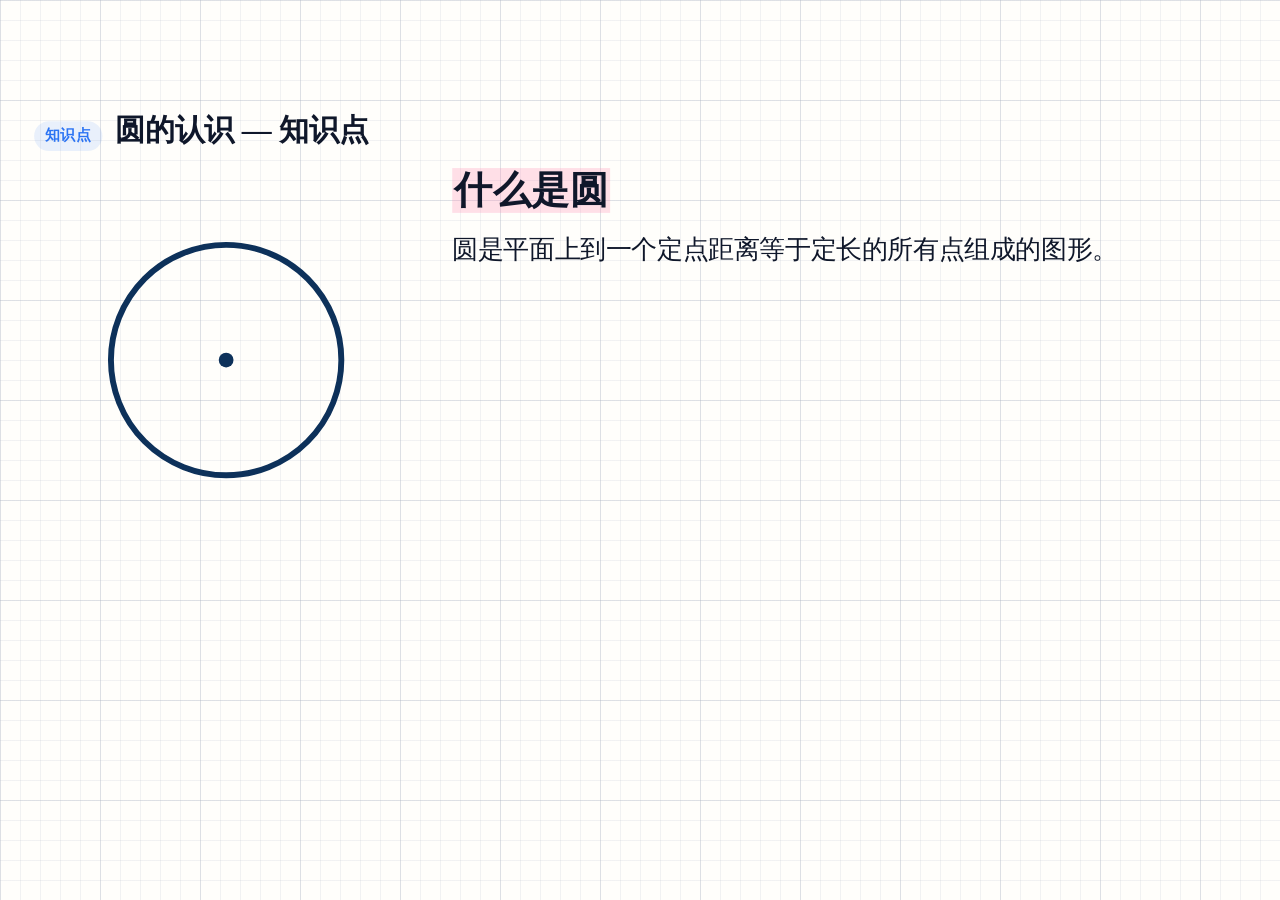
<file: knowledge/lessons/demo-knowledge/index.html>
<!DOCTYPE html>
<html lang="zh-CN">
<head>
  <meta charset="UTF-8">
  <meta name="viewport" content="width=device-width, initial-scale=1.0">
  <title>知识点讲解 — 演示</title>
  <style>
    :root {
      --lf-paper: #fffefb;
      --lf-grid-unit: 20px;
      --lf-grid-line: rgba(178, 186, 200, 0.18);
      --lf-grid-line-bold: rgba(158, 168, 184, 0.25);
      --lf-ink: #0f172a;
      --lf-font: "Inter", "Microsoft YaHei", "PingFang SC", sans-serif;
      --lf-body-size: 24px;
      --lf-line-height: 1.58;
      --lf-title-size: 36px;
      --lf-gap: 32px;
      --lf-edge-pad: 32px;
      --lf-figure-width: 360px;
      --lf-figure-max-width: 360px;
      --lf-figure-svg-width: 300px;
      --lf-blue: #2c74f3;
      --lf-highlight: rgba(255, 214, 76, 0.34);
      --lf-highlight-pink: rgba(255, 142, 178, 0.28);
      --lf-highlight-mint: rgba(96, 210, 165, 0.28);
      --lf-muted: #64748b;
      --lf-block-gap: 16px;
    }

    body {
      margin: 0;
      background-color: var(--lf-paper);
      background-image:
        linear-gradient(var(--lf-grid-line) 1px, transparent 1px),
        linear-gradient(90deg, var(--lf-grid-line) 1px, transparent 1px),
        linear-gradient(var(--lf-grid-line-bold) 1px, transparent 1px),
        linear-gradient(90deg, var(--lf-grid-line-bold) 1px, transparent 1px);
      background-size:
        var(--lf-grid-unit) var(--lf-grid-unit),
        var(--lf-grid-unit) var(--lf-grid-unit),
        calc(var(--lf-grid-unit) * 5) calc(var(--lf-grid-unit) * 5),
        calc(var(--lf-grid-unit) * 5) calc(var(--lf-grid-unit) * 5);
    }
  </style>

  <!-- component/ (shared) -->
  <link rel="stylesheet" href="../../../component/button/button.css">
  <link rel="stylesheet" href="../../../component/choice/choice.css">
  <script src="../../../component/shared/dom.js"></script>
  <script src="../../../component/shared/option.js"></script>
  <script src="../../../component/button/Button.js"></script>
  <script src="../../../component/choice/ChoiceQuestion.js"></script>

  <!-- lib/ (local copies from left-right_layout) -->
  <script src="../../lib/core/LayoutStage.js"></script>
  <script src="../../lib/replay/replayAccumulate.js"></script>
  <script src="../../lib/figure/FigureHost.js"></script>
  <script src="../../lib/widgets/registry.js"></script>
  <script src="../../lib/widgets/heading.js"></script>
  <script src="../../lib/widgets/text.js"></script>
  <script src="../../lib/widgets/oral.js"></script>
  <script src="../../lib/widgets/fill.js"></script>
  <script src="../../lib/widgets/choice.js"></script>
  <script src="../../lib/widgets/chain.js"></script>
  <script src="../../lib/widgets/phase.js"></script>
  <script src="../../lib/widgets/readList.js"></script>
  <script src="../../lib/widgets/solveStep.js"></script>

  <!-- knowledge/ -->
  <link rel="stylesheet" href="../../theme/knowledge.css">
  <script src="../../core/DebugPanel.js"></script>
  <script src="../../core/PageScroll.js"></script>
  <script src="../../core/PageReplay.js"></script>
  <script src="../../core/PageContainer.js"></script>
  <script src="../../core/KnowledgeRunner.js"></script>
  <script src="../../core/Knowledge.js"></script>
</head>
<body>
  <script src="figure.js"></script>
  <script src="config.js"></script>
  <script src="play.js"></script>
</body>
</html>
</file>
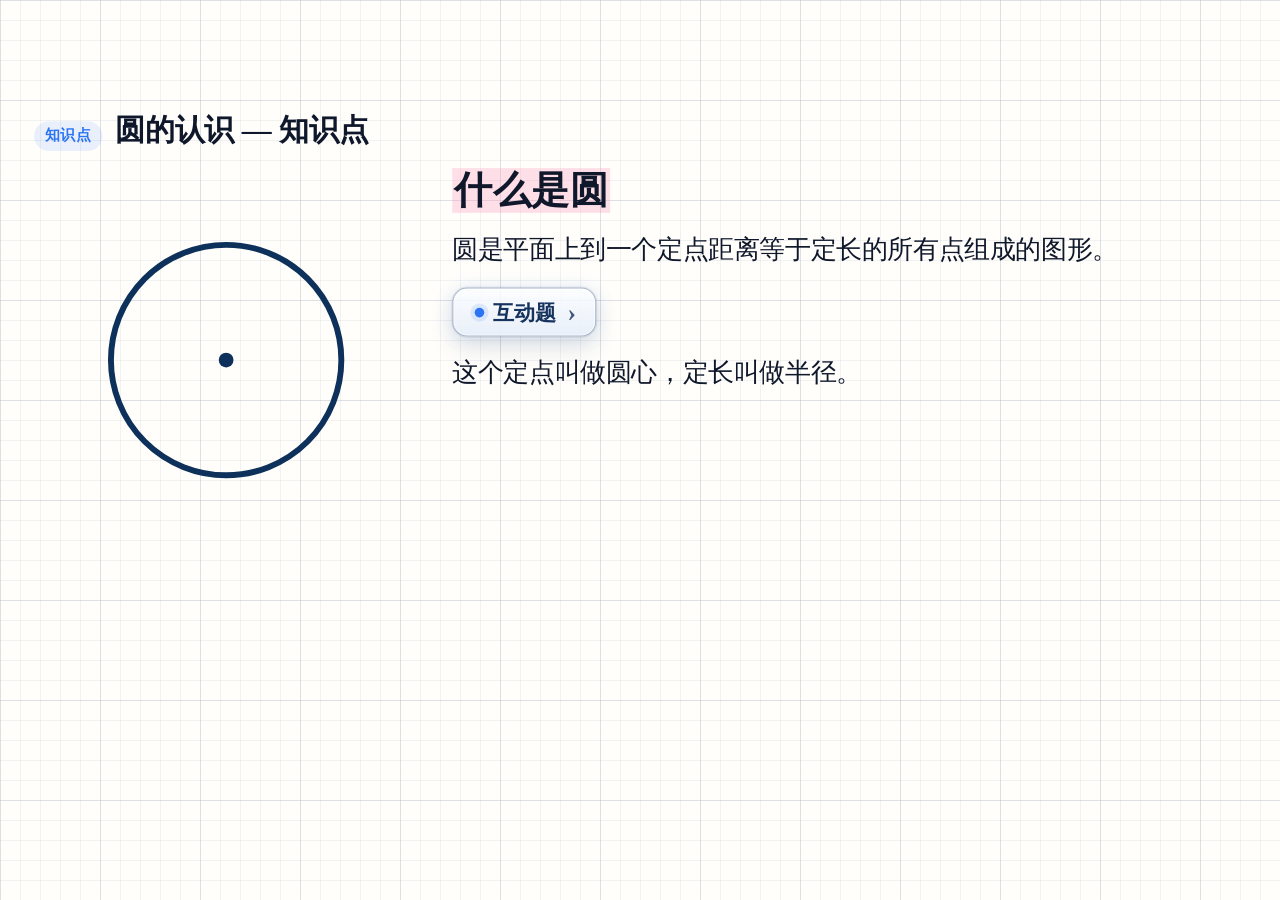
<file: knowledge/knowledge_layout/lessons/demo-knowledge/index.html>
<!DOCTYPE html>
<html lang="zh-CN">
<head>
  <meta charset="UTF-8">
  <meta name="viewport" content="width=device-width, initial-scale=1.0">
  <title>知识点讲解 — 演示</title>
  <style>
    :root {
      --lf-paper: #fffefb;
      --lf-grid-unit: 20px;
      --lf-grid-line: rgba(178, 186, 200, 0.18);
      --lf-grid-line-bold: rgba(158, 168, 184, 0.25);
      --lf-ink: #0f172a;
      --lf-font: "Inter", "Microsoft YaHei", "PingFang SC", sans-serif;
      --lf-body-size: 24px;
      --lf-line-height: 1.58;
      --lf-title-size: 36px;
      --lf-gap: 32px;
      --lf-edge-pad: 32px;
      --lf-figure-width: 360px;
      --lf-figure-max-width: 360px;
      --lf-figure-svg-width: 300px;
      --lf-blue: #2c74f3;
      --lf-highlight: rgba(255, 214, 76, 0.34);
      --lf-highlight-pink: rgba(255, 142, 178, 0.28);
      --lf-highlight-mint: rgba(96, 210, 165, 0.28);
      --lf-muted: #64748b;
      --lf-block-gap: 16px;
    }

    body {
      margin: 0;
      background-color: var(--lf-paper);
      background-image:
        linear-gradient(var(--lf-grid-line) 1px, transparent 1px),
        linear-gradient(90deg, var(--lf-grid-line) 1px, transparent 1px),
        linear-gradient(var(--lf-grid-line-bold) 1px, transparent 1px),
        linear-gradient(90deg, var(--lf-grid-line-bold) 1px, transparent 1px);
      background-size:
        var(--lf-grid-unit) var(--lf-grid-unit),
        var(--lf-grid-unit) var(--lf-grid-unit),
        calc(var(--lf-grid-unit) * 5) calc(var(--lf-grid-unit) * 5),
        calc(var(--lf-grid-unit) * 5) calc(var(--lf-grid-unit) * 5);
    }
  </style>

  <!-- component/ (shared) -->
  <link rel="stylesheet" href="../../../../component/button/button.css">
  <link rel="stylesheet" href="../../../../component/choice/choice.css">
  <link rel="stylesheet" href="../../../interactive_task/modal.css">
  <script src="../../../../component/shared/dom.js"></script>
  <script src="../../../../component/shared/option.js"></script>
  <script src="../../../../component/button/Button.js"></script>
  <script src="../../../../component/choice/ChoiceQuestion.js"></script>
  <script src="../../../interactive_task/Modal.js"></script>

  <!-- lib/ (local copies from left-right_layout) -->
  <script src="../../lib/core/LayoutStage.js"></script>
  <script src="../../lib/replay/replayAccumulate.js"></script>
  <script src="../../lib/figure/FigureHost.js"></script>
  <script src="../../lib/widgets/registry.js"></script>
  <script src="../../lib/widgets/heading.js"></script>
  <script src="../../lib/widgets/text.js"></script>
  <script src="../../lib/widgets/oral.js"></script>
  <script src="../../lib/widgets/interactiveTask.js"></script>
  <script src="../../lib/widgets/fill.js"></script>
  <script src="../../lib/widgets/choice.js"></script>
  <script src="../../lib/widgets/chain.js"></script>
  <script src="../../lib/widgets/phase.js"></script>
  <script src="../../lib/widgets/readList.js"></script>
  <script src="../../lib/widgets/solveStep.js"></script>

  <!-- knowledge/ -->
  <link rel="stylesheet" href="../../theme/knowledge.css">
  <script src="../../core/DebugPanel.js"></script>
  <script src="../../core/PageScroll.js"></script>
  <script src="../../core/PageReplay.js"></script>
  <script src="../../core/PageContainer.js"></script>
  <script src="../../core/KnowledgeRunner.js"></script>
  <script src="../../core/Knowledge.js"></script>
</head>
<body>
  <script src="figure.js"></script>
  <script src="config.js"></script>
  <script src="play.js"></script>
</body>
</html>
</file>
<file: component/button/button.css>
/* AIClass reusable button components */

.aic-button {
  position: relative;
  isolation: isolate;
  appearance: none;
  -webkit-appearance: none;
  min-width: 0;
  height: auto;
  padding: 2px 11px 3px;
  border: none;
  border-radius: 7px 5px 6px 5px / 5px 6px 5px 6px;
  background: rgba(255, 254, 251, 0.98);
  color: var(--lf-ink, #0f172a);
  font-family: var(--lf-font, "Microsoft YaHei", "PingFang SC", sans-serif);
  font-size: calc(var(--lf-body-size, 24px) * 0.75);
  font-weight: 400;
  line-height: 1.15;
  letter-spacing: 0.08em;
  cursor: pointer;
  outline: none;
  box-shadow:
    1px 2px 0 rgba(15, 23, 42, 0.24),
    0 0 0 2px var(--lf-ink, #0f172a);
  transform: rotate(-0.35deg);
  transition:
    box-shadow 0.18s ease,
    transform 0.12s ease,
    background 0.18s ease,
    opacity 0.18s ease;
}

.aic-button:focus-visible {
  box-shadow:
    1px 2px 0 rgba(15, 23, 42, 0.24),
    0 0 0 2px var(--lf-ink, #0f172a),
    0 0 0 5px rgba(44, 116, 243, 0.14);
}

.aic-button::before {
  content: '';
  position: absolute;
  inset: -3px -4px -4px -3px;
  border: 1px solid rgba(15, 23, 42, 0.38);
  border-radius: 9px 6px 8px 7px / 7px 9px 6px 8px;
  pointer-events: none;
  transform: rotate(0.75deg);
}

.aic-button::after {
  content: '';
  position: absolute;
  inset: 1px 2px 2px 1px;
  border: 1px dashed rgba(15, 23, 42, 0.12);
  border-radius: 5px 4px 5px 4px / 4px 5px 4px 5px;
  pointer-events: none;
  transform: rotate(-0.5deg);
}

.aic-button:hover:not(:disabled) {
  background: #fff;
  box-shadow:
    2px 3px 0 rgba(15, 23, 42, 0.28),
    0 0 0 2px var(--lf-ink, #0f172a);
  transform: rotate(-0.35deg) translateY(-1px);
}

.aic-button:active:not(:disabled) {
  background: rgba(255, 254, 251, 0.92);
  box-shadow:
    1px 1px 0 rgba(15, 23, 42, 0.2),
    0 0 0 2px var(--lf-ink, #0f172a);
  transform: rotate(-0.35deg) translateY(1px);
}

.aic-button:disabled,
.aic-button.is-disabled {
  cursor: default;
  opacity: 0.45;
  pointer-events: none;
}

.aic-button-reset {
  transform: rotate(0.25deg);
}

.aic-button-reset:hover:not(:disabled) {
  transform: rotate(0.25deg) translateY(-1px);
}

.aic-button-reset:active:not(:disabled) {
  transform: rotate(0.25deg) translateY(1px);
}
</file>
<file: component/choice/choice.css>
/* AIClass reusable choice question components */

.aic-choice {
  width: 100%;
  color: var(--lf-ink, #0f172a);
  font-family: var(--lf-font, "Microsoft YaHei", "PingFang SC", sans-serif);
}

.aic-choice-grid {
  display: grid;
  grid-template-columns: repeat(2, minmax(0, 1fr));
  width: 100%;
  gap:
    calc(var(--lf-grid-unit, 20px) * 0.9)
    calc(var(--lf-grid-unit, 20px) * 1.35);
}

.aic-choice-grid--paper {
  margin-top: calc(var(--lf-grid-unit, 20px) * 0.35);
}

.aic-choice-option {
  appearance: none;
  -webkit-appearance: none;
  color: var(--lf-ink, #0f172a);
  cursor: pointer;
  text-align: left;
  outline: none;
}

.aic-choice-option:focus-visible .aic-choice-radio {
  box-shadow: 0 0 0 3px rgba(44, 116, 243, 0.16);
}

.aic-choice-option--paper {
  position: relative;
  display: flex;
  align-items: center;
  gap: 8px;
  width: 100%;
  min-width: 0;
  min-height: calc(34px * var(--lf-type-scale, 1));
  padding: calc(4px * var(--lf-type-scale, 1)) calc(var(--lf-grid-unit, 20px) * 0.45);
  border: none;
  border-bottom: 1.5px solid rgba(178, 186, 200, 0.55);
  border-radius: 0;
  background: transparent;
  font: inherit;
  font-size: calc(var(--lf-body-size, 24px) * 0.92);
  line-height: 1.32;
  transition:
    background 0.32s cubic-bezier(0.22, 1, 0.36, 1),
    border-color 0.32s cubic-bezier(0.22, 1, 0.36, 1),
    transform 0.38s cubic-bezier(0.18, 0.89, 0.32, 1.28);
}

.aic-choice-option--paper:hover:not(:disabled) {
  border-bottom-color: rgba(44, 116, 243, 0.38);
  background: linear-gradient(
    to bottom,
    transparent 18%,
    rgba(255, 214, 76, 0.12) 18%,
    rgba(255, 214, 76, 0.12) 82%,
    transparent 82%
  );
}

.aic-choice-option--paper.is-selected {
  border-bottom-color: rgba(44, 116, 243, 0.18);
  background: linear-gradient(
    to bottom,
    transparent 14%,
    rgba(255, 214, 76, 0.24) 14%,
    rgba(255, 214, 76, 0.24) 84%,
    transparent 84%
  );
}

.aic-choice-option--paper.is-correct {
  border-bottom-color: rgba(96, 210, 165, 0.36);
  background: linear-gradient(
    to bottom,
    transparent 14%,
    var(--lf-highlight-mint, rgba(96, 210, 165, 0.28)) 14%,
    var(--lf-highlight-mint, rgba(96, 210, 165, 0.28)) 84%,
    transparent 84%
  );
}

.aic-choice-option--paper.is-wrong {
  border-bottom-color: rgba(229, 57, 53, 0.28);
  background: linear-gradient(
    to bottom,
    transparent 14%,
    rgba(255, 142, 178, 0.2) 14%,
    rgba(255, 142, 178, 0.2) 84%,
    transparent 84%
  );
}

.aic-choice-option--plain {
  width: 100%;
  padding: calc(8px * var(--lf-type-scale, 1)) calc(10px * var(--lf-type-scale, 1));
  border: none;
  border-bottom: 1px solid rgba(178, 186, 200, 0.55);
  border-radius: 0;
  background: transparent;
  font: inherit;
  font-size: var(--lf-body-size, 24px);
  line-height: var(--lf-line-height, 1.58);
  transition: background 0.2s ease;
}

.aic-choice-option--plain:hover:not(:disabled) {
  background: rgba(255, 214, 76, 0.12);
}

.aic-choice-option--plain.is-selected {
  background: var(--lf-highlight, rgba(255, 214, 76, 0.34));
}

.aic-choice-option--plain.is-correct {
  background: var(--lf-highlight-mint, rgba(96, 210, 165, 0.28));
}

.aic-choice-option:disabled,
.aic-choice-option.is-disabled {
  cursor: default;
}

.aic-choice-option.is-disabled:not(.is-selected):not(.is-correct) {
  opacity: 0.72;
}

.aic-choice-radio {
  position: relative;
  flex-shrink: 0;
  width: calc(16px * var(--lf-type-scale, 1));
  height: calc(16px * var(--lf-type-scale, 1));
  border: 1.5px solid rgba(44, 116, 243, 0.45);
  border-radius: 50%;
  background: #fff;
  box-sizing: border-box;
}

.aic-choice-radio::after {
  content: '';
  position: absolute;
  left: 50%;
  top: 50%;
  width: calc(8px * var(--lf-type-scale, 1));
  height: calc(8px * var(--lf-type-scale, 1));
  margin: calc(-4px * var(--lf-type-scale, 1)) 0 0 calc(-4px * var(--lf-type-scale, 1));
  border-radius: 50%;
  background: rgba(44, 116, 243, 0.85);
  opacity: 0;
  transform: scale(0.4);
  transition: opacity 0.15s ease, transform 0.15s ease;
}

.aic-choice-option--paper.is-selected .aic-choice-radio {
  border-color: rgba(44, 116, 243, 0.85);
  background: rgba(44, 116, 243, 0.18);
  box-shadow: inset 0 0 0 3px #fff;
}

.aic-choice-option--paper.is-selected .aic-choice-radio::after {
  opacity: 1;
  transform: scale(1);
}

.aic-choice-option--paper.is-correct .aic-choice-radio {
  border-color: rgba(76, 175, 120, 0.85);
  background: rgba(96, 210, 165, 0.35);
}

.aic-choice-label {
  flex: 1;
  min-width: 0;
  text-align: left;
  white-space: nowrap;
}

.aic-choice-submit-row {
  display: flex;
  justify-content: flex-end;
  align-items: center;
  gap: calc(var(--lf-grid-unit, 20px) * 0.7);
  margin-top: 8px;
  padding-right: 8px;
  padding-bottom: 5px;
  box-sizing: border-box;
}
</file>
<file: knowledge/theme/knowledge.css>
/* AIClass_template knowledge module theme — fixed design size */

/* ─── Container ─── */

.kn-container {
  font-family: var(--lf-font, "Inter", "Microsoft YaHei", "PingFang SC", sans-serif);
  color: var(--lf-ink, #0f172a);
}

.kn-container,
.kn-container * {
  box-sizing: border-box;
}

/* ─── Header: page-level title ─── */

.kn-header {
  display: flex;
  align-items: baseline;
  gap: 12px;
  padding: 24px var(--lf-edge-pad, 32px) 8px;
}

.kn-header-tag {
  flex-shrink: 0;
  display: inline-flex;
  align-items: center;
  min-height: 24px;
  padding: 2px 10px;
  border-radius: 999px;
  background: rgba(44, 116, 243, 0.1);
  color: var(--lf-blue, #2c74f3);
  font-size: 14px;
  font-weight: 700;
  letter-spacing: 0.04em;
}

.kn-header-title {
  flex-shrink: 0;
  font-size: 28px;
  font-weight: 800;
  line-height: 1.2;
  color: var(--lf-ink, #0f172a);
}

/* ─── Single topic ─── */

.kn-topic {
  position: relative;
  overflow: hidden;
}

.kn-topic[data-hidden] {
  display: none;
}

/* ─── Content area ─── */

.kn-topic-content {
  overflow: visible;
}

/* Layout A: figure-text */
.kn-topic[data-layout="figure-text"] .kn-topic-content {
  display: flex;
  gap: var(--lf-gap, 32px);
  padding: 8px var(--lf-edge-pad, 32px) 16px;
}

.kn-topic-figure {
  flex: 0 0 var(--lf-figure-width, 360px);
  width: var(--lf-figure-width, 360px);
  min-width: 120px;
  max-width: var(--lf-figure-max-width, 360px);
  display: flex;
  align-items: flex-start;
  justify-content: center;
  padding: 0;
  overflow: visible;
}

.kn-topic-figure > svg {
  width: min(100%, var(--lf-figure-svg-width, 300px));
  max-width: 100%;
  height: auto;
}

.kn-topic-scroll {
  flex: 1;
  min-width: 0;
  min-height: 0;
}

/* Layout B: text-only */
.kn-topic[data-layout="text-only"] .kn-topic-content {
  padding: 8px var(--lf-edge-pad, 32px) 16px;
}

.kn-topic[data-layout="text-only"] .kn-topic-scroll {
  max-width: 720px;
}

/* ─── Block styles ─── */

.kn-topic .lf-block {
  margin: 0 0 var(--lf-block-gap, 16px);
  color: var(--lf-ink, #0f172a);
}

.kn-topic .lf-text-line,
.kn-topic .lf-read-line,
.kn-topic .lf-chain,
.kn-topic .lf-solve-step,
.kn-topic .lf-oral,
.kn-topic .lf-fill-line,
.kn-topic .lf-choice-option {
  font-size: var(--lf-body-size, 24px);
  line-height: var(--lf-line-height, 1.58);
  margin: 0;
}

.kn-topic .lf-heading-title,
.kn-topic .lf-section-title,
.kn-topic .lf-phase-title,
.kn-topic .lf-solve-title {
  display: inline-block;
  margin: 0;
  padding: 0 2px;
  color: var(--lf-ink, #0f172a);
  font-size: var(--lf-title-size, 28px);
  font-weight: 800;
  line-height: 1.18;
  background: var(--lf-highlight-pink, rgba(255, 142, 178, 0.28));
  box-decoration-break: clone;
  -webkit-box-decoration-break: clone;
}

.kn-topic .lf-section {
  margin-top: 2px;
}

.kn-topic .lf-section-tag,
.kn-topic .lf-oral-badge {
  flex-shrink: 0;
  display: inline-flex;
  align-items: center;
  justify-content: center;
  min-height: 26px;
  padding: 3px 10px;
  border-radius: 999px;
  background: rgba(44, 116, 243, 0.1);
  color: var(--lf-blue, #2c74f3);
  font-size: 14px;
  font-weight: 700;
  letter-spacing: 0.04em;
}

.kn-topic .lf-oral {
  display: flex;
  flex-wrap: wrap;
  align-items: center;
  gap: 8px 12px;
}

.kn-topic .lf-oral-badge {
  min-height: 30px;
  border: 1px dashed rgba(106, 76, 156, 0.48);
  background: rgba(106, 76, 156, 0.1);
  color: #6a4c9c;
}

.kn-topic .lf-oral-question {
  flex: 1;
  min-width: 0;
}

.kn-topic .lf-oral-action {
  color: #c45c7a;
  font-weight: 700;
}

.kn-topic .lf-fill-line {
  display: inline-flex;
  flex-wrap: wrap;
  align-items: center;
  gap: 4px;
}

.kn-topic .lf-fill-input {
  width: 64px;
  min-width: 42px;
  height: 36px;
  border: none;
  border-bottom: 2px solid rgba(15, 23, 42, 0.38);
  background: transparent;
  color: var(--lf-ink, #0f172a);
  font: inherit;
  text-align: center;
  outline: none;
}

.kn-topic .lf-fill-input:disabled,
.kn-topic .lf-fill-input[readonly] {
  color: var(--lf-ink, #0f172a);
  opacity: 1;
  background: var(--lf-highlight, rgba(255, 214, 76, 0.34));
  border-bottom-color: transparent;
}

.kn-topic .lf-choice-grid {
  display: grid;
  grid-template-columns: repeat(2, minmax(0, 1fr));
  gap: 12px 18px;
}

.kn-topic .lf-choice-option {
  border: 1.5px solid rgba(44, 116, 243, 0.35);
  border-radius: 12px;
  background: rgba(255, 255, 255, 0.92);
  padding: 10px 14px;
  text-align: left;
  color: var(--lf-ink, #0f172a);
  cursor: pointer;
}

.kn-topic .lf-choice-option.is-selected {
  background: rgba(44, 116, 243, 0.12);
  border-color: rgba(44, 116, 243, 0.72);
}

.kn-topic .lf-choice-option.is-correct {
  background: var(--lf-highlight-mint, rgba(96, 210, 165, 0.28));
  border-color: rgba(46, 125, 50, 0.5);
}

.kn-topic .lf-chain {
  display: flex;
  flex-wrap: wrap;
  align-items: center;
  gap: 8px 10px;
}

.kn-topic .lf-chain-node {
  display: inline-flex;
  align-items: center;
  padding: 0 4px;
  background: var(--lf-highlight, rgba(255, 214, 76, 0.34));
}

.kn-topic .lf-chain-arrow {
  color: var(--lf-muted, #64748b);
}

.kn-topic .lf-read-list {
  display: flex;
  flex-direction: column;
  gap: 2px;
}

.kn-topic .lf-read-label {
  display: inline-block;
  min-width: 3em;
  color: var(--lf-muted, #64748b);
}

.kn-topic .lf-read-known .lf-read-item {
  background: var(--lf-highlight, rgba(255, 214, 76, 0.34));
}

.kn-topic .lf-read-ask .lf-read-item {
  background: var(--lf-highlight-pink, rgba(255, 142, 178, 0.28));
}

.kn-topic .lf-read-item {
  display: inline;
  padding: 0 3px;
}

.kn-topic .lf-solve-step {
  display: flex;
  align-items: baseline;
  gap: 10px;
}

.kn-topic .lf-solve-index {
  display: inline-flex;
  align-items: center;
  justify-content: center;
  width: 30px;
  height: 30px;
  border-radius: 50%;
  background: var(--lf-highlight, rgba(255, 214, 76, 0.34));
  font-size: 18px;
  font-weight: 800;
}

.kn-topic .lf-block.lf-enter {
  animation: kn-enter-up 0.42s cubic-bezier(0.22, 1, 0.36, 1) both;
}

@keyframes kn-enter-up {
  from {
    opacity: 0;
    transform: translateY(8px);
  }
  to {
    opacity: 1;
    transform: translateY(0);
  }
}
</file>
<file: knowledge/interactive_task/modal.css>
/* AIClass reusable modal component */

/* ─── Root: state machine via data-state ─── */

.aic-modal {
  position: fixed;
  inset: 0;
  z-index: 900;
  pointer-events: none;
  font-family: var(--lf-font, "Inter", "Microsoft YaHei", "PingFang SC", sans-serif);
  color: var(--lf-ink, #0f172a);
}

.aic-modal,
.aic-modal * {
  box-sizing: border-box;
}

/* ─── Mask ─── */

.aic-modal-mask {
  position: fixed;
  inset: 0;
  z-index: 0;
  background: rgba(15, 23, 42, 0.13);
  opacity: 0;
  transition: opacity 0.3s ease;
  pointer-events: none;
}

[data-state="visible"] .aic-modal-mask {
  opacity: 1;
  pointer-events: auto;
}

/* ─── Panel ─── */

.aic-modal-panel {
  position: fixed;
  z-index: 1;
  top: var(--aic-panel-top, 10vh);
  left: var(--aic-panel-left, 10vw);
  width: var(--aic-panel-width, 960px);
  height: var(--aic-panel-height, 544px);
  border: 1px solid rgba(15, 23, 42, 0.18);
  border-radius: 20px;
  background:
    linear-gradient(180deg, rgba(255, 255, 255, 0.96), rgba(250, 249, 245, 0.9));
  backdrop-filter: blur(12px) saturate(1.02);
  -webkit-backdrop-filter: blur(12px) saturate(1.02);
  box-shadow:
    0 26px 62px rgba(15, 23, 42, 0.2),
    0 0 0 5px rgba(255, 254, 251, 0.8),
    0 0 0 6px rgba(15, 23, 42, 0.08),
    inset 0 1px 0 rgba(255, 255, 255, 0.82);
  overflow: hidden;
  cursor: grab;
  opacity: 0;
  transform: scale(calc(var(--aic-board-scale, 1) * var(--aic-panel-scale, 1))) scale(0.15);
  transform-origin: top left;
  pointer-events: none;
  transition:
    opacity 0.4s cubic-bezier(0.22, 1, 0.36, 1),
    transform 0.4s cubic-bezier(0.22, 1, 0.36, 1);
}

.aic-modal-panel::before {
  content: '';
  position: absolute;
  inset: 0;
  border-left: 6px solid rgba(15, 23, 42, 0.3);
  border-radius: 19px;
  background:
    linear-gradient(90deg, rgba(15, 23, 42, 0.055), transparent 18%);
  pointer-events: none;
}

[data-state="visible"] .aic-modal-panel {
  opacity: 1;
  transform: scale(calc(var(--aic-board-scale, 1) * var(--aic-panel-scale, 1)));
  pointer-events: auto;
}

[data-dragging="true"] .aic-modal-panel {
  cursor: grabbing;
  user-select: none;
  transition: none;
}

/* ─── Close button ─── */

.aic-modal-close {
  position: absolute;
  top: 12px;
  right: 12px;
  z-index: 10;
  display: flex;
  align-items: center;
  justify-content: center;
  width: 30px;
  height: 30px;
  padding: 0;
  border: none;
  border-radius: 999px;
  background: rgba(255, 254, 251, 0.72);
  color: rgba(15, 23, 42, 0.62);
  font-size: 20px;
  font-weight: 400;
  line-height: 1;
  cursor: pointer;
  outline: none;
  box-shadow:
    0 0 0 1px rgba(15, 23, 42, 0.1);
  transform: translateZ(0);
  transition:
    box-shadow 0.18s ease,
    transform 0.12s ease,
    background 0.18s ease;
}

.aic-modal-close::before {
  display: none;
}

.aic-modal-close:hover {
  background: #fff;
  box-shadow:
    0 14px 28px rgba(15, 23, 42, 0.18),
    0 0 0 1px rgba(15, 23, 42, 0.18),
    0 0 18px rgba(15, 23, 42, 0.08);
  transform: translateY(-1px);
}

.aic-modal-close:active {
  background: rgba(248, 248, 246, 0.96);
  box-shadow:
    0 7px 18px rgba(15, 23, 42, 0.14),
    0 0 0 1px rgba(15, 23, 42, 0.14);
  transform: translateY(1px);
}

.aic-modal-close:focus-visible {
  box-shadow:
    0 10px 24px rgba(15, 23, 42, 0.16),
    0 0 0 1px rgba(15, 23, 42, 0.18),
    0 0 0 5px rgba(15, 23, 42, 0.1);
}

/* ─── Panel Body: scrollable content area ─── */

.aic-modal-body {
  height: 100%;
  overflow-y: auto;
  overflow-x: hidden;
  padding: 0;
  background:
    linear-gradient(180deg, rgba(255, 255, 255, 0.42), transparent 42%),
    rgba(255, 254, 251, 0.8);
  font-size: var(--lf-body-size, 24px);
  line-height: var(--lf-line-height, 1.58);
  scrollbar-width: none;
  -ms-overflow-style: none;
}

.aic-modal-body::-webkit-scrollbar {
  width: 0;
  height: 0;
  display: none;
}

/* ─── Body typography defaults ─── */

.aic-modal-body h1,
.aic-modal-body h2,
.aic-modal-body h3 {
  margin: 0 0 0.5em;
  color: var(--lf-ink, #0f172a);
  line-height: 1.22;
}

.aic-modal-body h1 {
  font-size: calc(var(--lf-body-size, 24px) * 1.4);
  font-weight: 800;
}

.aic-modal-body h2 {
  display: inline-flex;
  align-items: center;
  gap: 10px;
  font-size: calc(var(--lf-body-size, 24px) * 1.2);
  font-weight: 800;
}

.aic-modal-body h2::before {
  content: '';
  width: 10px;
  height: 28px;
  border-radius: 999px;
  background: rgba(15, 23, 42, 0.78);
  box-shadow: 0 0 12px rgba(15, 23, 42, 0.16);
}

.aic-modal-body h3 {
  font-size: var(--lf-body-size, 24px);
  font-weight: 700;
}

.aic-modal-body p {
  margin: 0 0 0.6em;
}

.aic-modal-body ul,
.aic-modal-body ol {
  margin: 0 0 0.6em;
  padding-left: 1.6em;
}

.aic-modal-body li {
  margin-bottom: 0.3em;
}

.aic-modal-body strong {
  font-weight: 700;
  color: var(--lf-ink, #0f172a);
}

.aic-modal-body em {
  font-style: italic;
}

.aic-modal-body code {
  padding: 2px 5px;
  border-radius: 4px;
  background: rgba(15, 23, 42, 0.06);
  font-family: "SFMono-Regular", "Consolas", "Liberation Mono", monospace;
  font-size: 0.9em;
}

.aic-modal-body hr {
  margin: 1.2em 0;
  border: none;
  height: 1px;
  background: linear-gradient(90deg, transparent, rgba(15, 23, 42, 0.18), transparent);
}

.aic-modal-body table {
  width: 100%;
  border-collapse: collapse;
  margin: 0 0 0.6em;
}

.aic-modal-body th,
.aic-modal-body td {
  padding: 6px 10px;
  border: 1px solid rgba(178, 186, 200, 0.5);
  text-align: left;
}

.aic-modal-body th {
  background: rgba(15, 23, 42, 0.04);
  font-weight: 700;
}

/* ─── Inline lesson interaction content ─── */

.aic-interaction-card {
  display: flex;
  flex-direction: column;
  height: 100%;
  min-height: 0;
  padding: 0;
  overflow: hidden;
}

.aic-interaction-kicker {
  display: inline-flex;
  align-items: center;
  align-self: stretch;
  gap: 8px;
  padding: 15px 26px 13px;
  border: none;
  border-bottom: 1px solid rgba(15, 23, 42, 0.1);
  border-radius: 0;
  background: rgba(15, 23, 42, 0.04);
  color: rgba(15, 23, 42, 0.74);
  box-shadow: inset 0 1px 0 rgba(255, 255, 255, 0.62);
  font-size: 17px;
  font-weight: 800;
  line-height: 1.25;
  letter-spacing: 0.04em;
}

.aic-interaction-kicker::before {
  content: '';
  width: 7px;
  height: 7px;
  border-radius: 999px;
  background: rgba(15, 23, 42, 0.5);
  box-shadow: none;
}

.aic-interaction-question {
  margin: 0;
  max-width: none;
  padding: 22px 30px 18px 32px;
  font-size: calc(var(--lf-body-size, 24px) * 0.98);
  font-weight: 780;
  line-height: 1.5;
  color: var(--lf-ink, #0f172a);
}

.aic-interaction-question::before {
  content: attr(data-question-label);
  display: flex;
  align-items: center;
  width: fit-content;
  margin: 0 0 10px;
  padding: 3px 9px;
  border-radius: 999px;
  background: rgba(15, 23, 42, 0.08);
  color: rgba(15, 23, 42, 0.62);
  font-size: 15px;
  font-weight: 800;
  line-height: 1.2;
  letter-spacing: 0.06em;
}

.aic-interaction-answer {
  display: grid;
  grid-template-columns: 1fr auto;
  gap: 10px;
  align-items: center;
  margin: 0 30px 18px 32px;
  padding: 12px;
  border: 1px solid rgba(15, 23, 42, 0.12);
  border-radius: 16px;
  background: rgba(255, 255, 255, 0.76);
  box-shadow:
    0 12px 24px rgba(15, 23, 42, 0.07),
    inset 0 1px 0 rgba(255, 255, 255, 0.7);
}

.aic-interaction-input {
  min-height: 52px;
  padding: 10px 16px;
  border: 1px solid rgba(15, 23, 42, 0.1);
  border-radius: 10px;
  background: rgba(255, 254, 251, 0.94);
  color: rgba(15, 23, 42, 0.68);
  font: inherit;
  font-size: 20px;
  font-weight: 700;
  box-shadow: none;
  outline: none;
}

.aic-interaction-input:focus {
  border-color: rgba(15, 23, 42, 0.28);
  box-shadow: 0 0 0 3px rgba(15, 23, 42, 0.06);
}

.aic-interaction-submit {
  min-height: 52px;
  padding: 0 22px;
  border: 1px solid rgba(15, 23, 42, 0.22);
  border-radius: 10px;
  background: rgba(15, 23, 42, 0.82);
  color: var(--lf-paper, #fffefb);
  font-size: 18px;
  font-weight: 800;
  box-shadow:
    0 6px 14px rgba(15, 23, 42, 0.14),
    inset 0 1px 0 rgba(255, 255, 255, 0.14);
}

.aic-interaction-submit:hover {
  background: rgba(15, 23, 42, 0.88);
}

.aic-interaction-feedback {
  margin: 0 30px 0 32px;
  padding: 12px 14px;
  border: 1px solid rgba(15, 23, 42, 0.1);
  border-left: 4px solid rgba(15, 23, 42, 0.22);
  border-radius: 12px;
  background: rgba(255, 254, 251, 0.68);
  color: rgba(15, 23, 42, 0.82);
  font-size: 18px;
  line-height: 1.55;
}

.aic-interaction-feedback.is-correct {
  border-left-color: rgba(46, 125, 50, 0.42);
  background: rgba(246, 252, 246, 0.72);
}

.aic-interaction-feedback.is-wrong {
  border-left-color: rgba(180, 83, 9, 0.42);
  background: rgba(255, 250, 240, 0.72);
}

.aic-interaction-history {
  margin-top: auto;
  padding: 11px 32px 16px;
  border-top: 1px solid rgba(15, 23, 42, 0.08);
  border-left: none;
  border-radius: 0;
  background: rgba(15, 23, 42, 0.025);
  color: rgba(15, 23, 42, 0.58);
  font-size: 16px;
  line-height: 1.5;
}
</file>
<file: knowledge/knowledge_layout/theme/knowledge.css>
/* AIClass_template knowledge module theme — fixed design size */

/* ─── Container ─── */

.kn-container {
  font-family: var(--lf-font, "Inter", "Microsoft YaHei", "PingFang SC", sans-serif);
  color: var(--lf-ink, #0f172a);
}

.kn-container,
.kn-container * {
  box-sizing: border-box;
}

/* ─── Header: page-level title ─── */

.kn-header {
  display: flex;
  align-items: baseline;
  gap: 12px;
  padding: 24px var(--lf-edge-pad, 32px) 8px;
}

.kn-header-tag {
  flex-shrink: 0;
  display: inline-flex;
  align-items: center;
  min-height: 24px;
  padding: 2px 10px;
  border-radius: 999px;
  background: rgba(44, 116, 243, 0.1);
  color: var(--lf-blue, #2c74f3);
  font-size: 14px;
  font-weight: 700;
  letter-spacing: 0.04em;
}

.kn-header-title {
  flex-shrink: 0;
  font-size: 28px;
  font-weight: 800;
  line-height: 1.2;
  color: var(--lf-ink, #0f172a);
}

/* ─── Single topic ─── */

.kn-topic {
  position: relative;
  overflow: hidden;
}

.kn-topic[data-hidden] {
  display: none;
}

/* ─── Content area ─── */

.kn-topic-content {
  overflow: visible;
}

/* Layout A: figure-text */
.kn-topic[data-layout="figure-text"] .kn-topic-content {
  display: flex;
  gap: var(--lf-gap, 32px);
  padding: 8px var(--lf-edge-pad, 32px) 16px;
}

.kn-topic-figure {
  flex: 0 0 var(--lf-figure-width, 360px);
  width: var(--lf-figure-width, 360px);
  min-width: 120px;
  max-width: var(--lf-figure-max-width, 360px);
  display: flex;
  align-items: flex-start;
  justify-content: center;
  padding: 0;
  overflow: visible;
}

.kn-topic-figure > svg {
  width: min(100%, var(--lf-figure-svg-width, 300px));
  max-width: 100%;
  height: auto;
}

.kn-topic-scroll {
  flex: 1;
  min-width: 0;
  min-height: 0;
}

/* Layout B: text-only */
.kn-topic[data-layout="text-only"] .kn-topic-content {
  padding: 8px var(--lf-edge-pad, 32px) 16px;
}

.kn-topic[data-layout="text-only"] .kn-topic-scroll {
  max-width: 720px;
}

/* ─── Block styles ─── */

.kn-topic .lf-block {
  margin: 0 0 var(--lf-block-gap, 16px);
  color: var(--lf-ink, #0f172a);
}

.kn-topic .lf-text-line,
.kn-topic .lf-read-line,
.kn-topic .lf-chain,
.kn-topic .lf-solve-step,
.kn-topic .lf-oral,
.kn-topic .lf-fill-line,
.kn-topic .lf-choice-option {
  font-size: var(--lf-body-size, 24px);
  line-height: var(--lf-line-height, 1.58);
  margin: 0;
}

.kn-topic .lf-heading-title,
.kn-topic .lf-section-title,
.kn-topic .lf-phase-title,
.kn-topic .lf-solve-title {
  display: inline-block;
  margin: 0;
  padding: 0 2px;
  color: var(--lf-ink, #0f172a);
  font-size: var(--lf-title-size, 28px);
  font-weight: 800;
  line-height: 1.18;
  background: var(--lf-highlight-pink, rgba(255, 142, 178, 0.28));
  box-decoration-break: clone;
  -webkit-box-decoration-break: clone;
}

.kn-topic .lf-section {
  margin-top: 2px;
}

.kn-topic .lf-section-tag,
.kn-topic .lf-oral-badge {
  flex-shrink: 0;
  display: inline-flex;
  align-items: center;
  justify-content: center;
  min-height: 26px;
  padding: 3px 10px;
  border-radius: 999px;
  background: rgba(44, 116, 243, 0.1);
  color: var(--lf-blue, #2c74f3);
  font-size: 14px;
  font-weight: 700;
  letter-spacing: 0.04em;
}

.kn-topic .lf-oral {
  display: flex;
  flex-wrap: wrap;
  align-items: center;
  gap: 8px 12px;
}

.kn-topic .lf-oral-badge {
  min-height: 30px;
  border: 1px dashed rgba(106, 76, 156, 0.48);
  background: rgba(106, 76, 156, 0.1);
  color: #6a4c9c;
}

.kn-topic .lf-oral-question {
  flex: 1;
  min-width: 0;
}

.kn-topic .lf-oral-action {
  color: #c45c7a;
  font-weight: 700;
}

.kn-topic .kn-interactive-task {
  display: inline-flex;
  align-items: center;
}

.kn-topic .kn-interactive-task-button {
  display: inline-flex;
  align-items: center;
  justify-content: center;
  gap: 8px;
  min-height: 46px;
  padding: 8px 18px 8px 20px;
  border: 1.5px solid rgba(54, 83, 122, 0.38);
  border-radius: 14px;
  background:
    linear-gradient(180deg, rgba(255, 255, 255, 0.82), rgba(232, 239, 248, 0.9)),
    rgba(44, 116, 243, 0.08);
  color: #17345f;
  font: inherit;
  font-size: 20px;
  font-weight: 800;
  line-height: 1.2;
  cursor: pointer;
  box-shadow:
    0 10px 22px rgba(26, 55, 96, 0.14),
    0 0 18px rgba(44, 116, 243, 0.1),
    0 0 0 1px rgba(54, 83, 122, 0.1),
    0 0 0 1px rgba(255, 255, 255, 0.62) inset,
    inset 0 1px 0 rgba(255, 255, 255, 0.9);
  transition:
    background 0.16s ease,
    box-shadow 0.16s ease,
    transform 0.12s ease;
}

.kn-topic .kn-interactive-task-button::before {
  content: '';
  width: 9px;
  height: 9px;
  border-radius: 999px;
  background: #2c74f3;
  box-shadow: 0 0 0 4px rgba(44, 116, 243, 0.12);
}

.kn-topic .kn-interactive-task-button::after {
  content: '›';
  margin-left: 2px;
  color: rgba(23, 52, 95, 0.82);
  font-size: 24px;
  font-weight: 800;
  line-height: 1;
}

.kn-topic .kn-interactive-task-button:hover {
  border-color: rgba(44, 116, 243, 0.58);
  background:
    linear-gradient(180deg, rgba(255, 255, 255, 0.92), rgba(221, 234, 252, 0.96)),
    rgba(44, 116, 243, 0.12);
  box-shadow:
    0 13px 26px rgba(26, 55, 96, 0.17),
    0 0 22px rgba(44, 116, 243, 0.14),
    0 0 0 1px rgba(54, 83, 122, 0.13),
    0 0 0 1px rgba(255, 255, 255, 0.66) inset,
    inset 0 1px 0 rgba(255, 255, 255, 0.95);
  transform: translateY(-1px);
}

.kn-topic .kn-interactive-task-button:active {
  box-shadow:
    0 6px 14px rgba(26, 55, 96, 0.11),
    0 0 10px rgba(44, 116, 243, 0.08),
    0 0 0 1px rgba(54, 83, 122, 0.1),
    0 0 0 1px rgba(255, 255, 255, 0.5) inset,
    inset 0 1px 0 rgba(255, 255, 255, 0.75);
  transform: translateY(1px);
}

.kn-topic .lf-fill-line {
  display: inline-flex;
  flex-wrap: wrap;
  align-items: center;
  gap: 4px;
}

.kn-topic .lf-fill-input {
  width: 64px;
  min-width: 42px;
  height: 36px;
  border: none;
  border-bottom: 2px solid rgba(15, 23, 42, 0.38);
  background: transparent;
  color: var(--lf-ink, #0f172a);
  font: inherit;
  text-align: center;
  outline: none;
}

.kn-topic .lf-fill-input:disabled,
.kn-topic .lf-fill-input[readonly] {
  color: var(--lf-ink, #0f172a);
  opacity: 1;
  background: var(--lf-highlight, rgba(255, 214, 76, 0.34));
  border-bottom-color: transparent;
}

.kn-topic .lf-choice-grid {
  display: grid;
  grid-template-columns: repeat(2, minmax(0, 1fr));
  gap: 12px 18px;
}

.kn-topic .lf-choice-option {
  border: 1.5px solid rgba(44, 116, 243, 0.35);
  border-radius: 12px;
  background: rgba(255, 255, 255, 0.92);
  padding: 10px 14px;
  text-align: left;
  color: var(--lf-ink, #0f172a);
  cursor: pointer;
}

.kn-topic .lf-choice-option.is-selected {
  background: rgba(44, 116, 243, 0.12);
  border-color: rgba(44, 116, 243, 0.72);
}

.kn-topic .lf-choice-option.is-correct {
  background: var(--lf-highlight-mint, rgba(96, 210, 165, 0.28));
  border-color: rgba(46, 125, 50, 0.5);
}

.kn-topic .lf-chain {
  display: flex;
  flex-wrap: wrap;
  align-items: center;
  gap: 8px 10px;
}

.kn-topic .lf-chain-node {
  display: inline-flex;
  align-items: center;
  padding: 0 4px;
  background: var(--lf-highlight, rgba(255, 214, 76, 0.34));
}

.kn-topic .lf-chain-arrow {
  color: var(--lf-muted, #64748b);
}

.kn-topic .lf-read-list {
  display: flex;
  flex-direction: column;
  gap: 2px;
}

.kn-topic .lf-read-label {
  display: inline-block;
  min-width: 3em;
  color: var(--lf-muted, #64748b);
}

.kn-topic .lf-read-known .lf-read-item {
  background: var(--lf-highlight, rgba(255, 214, 76, 0.34));
}

.kn-topic .lf-read-ask .lf-read-item {
  background: var(--lf-highlight-pink, rgba(255, 142, 178, 0.28));
}

.kn-topic .lf-read-item {
  display: inline;
  padding: 0 3px;
}

.kn-topic .lf-solve-step {
  display: flex;
  align-items: baseline;
  gap: 10px;
}

.kn-topic .lf-solve-index {
  display: inline-flex;
  align-items: center;
  justify-content: center;
  width: 30px;
  height: 30px;
  border-radius: 50%;
  background: var(--lf-highlight, rgba(255, 214, 76, 0.34));
  font-size: 18px;
  font-weight: 800;
}

.kn-topic .lf-block.lf-enter {
  animation: kn-enter-up 0.42s cubic-bezier(0.22, 1, 0.36, 1) both;
}

@keyframes kn-enter-up {
  from {
    opacity: 0;
    transform: translateY(8px);
  }
  to {
    opacity: 1;
    transform: translateY(0);
  }
}
</file>
